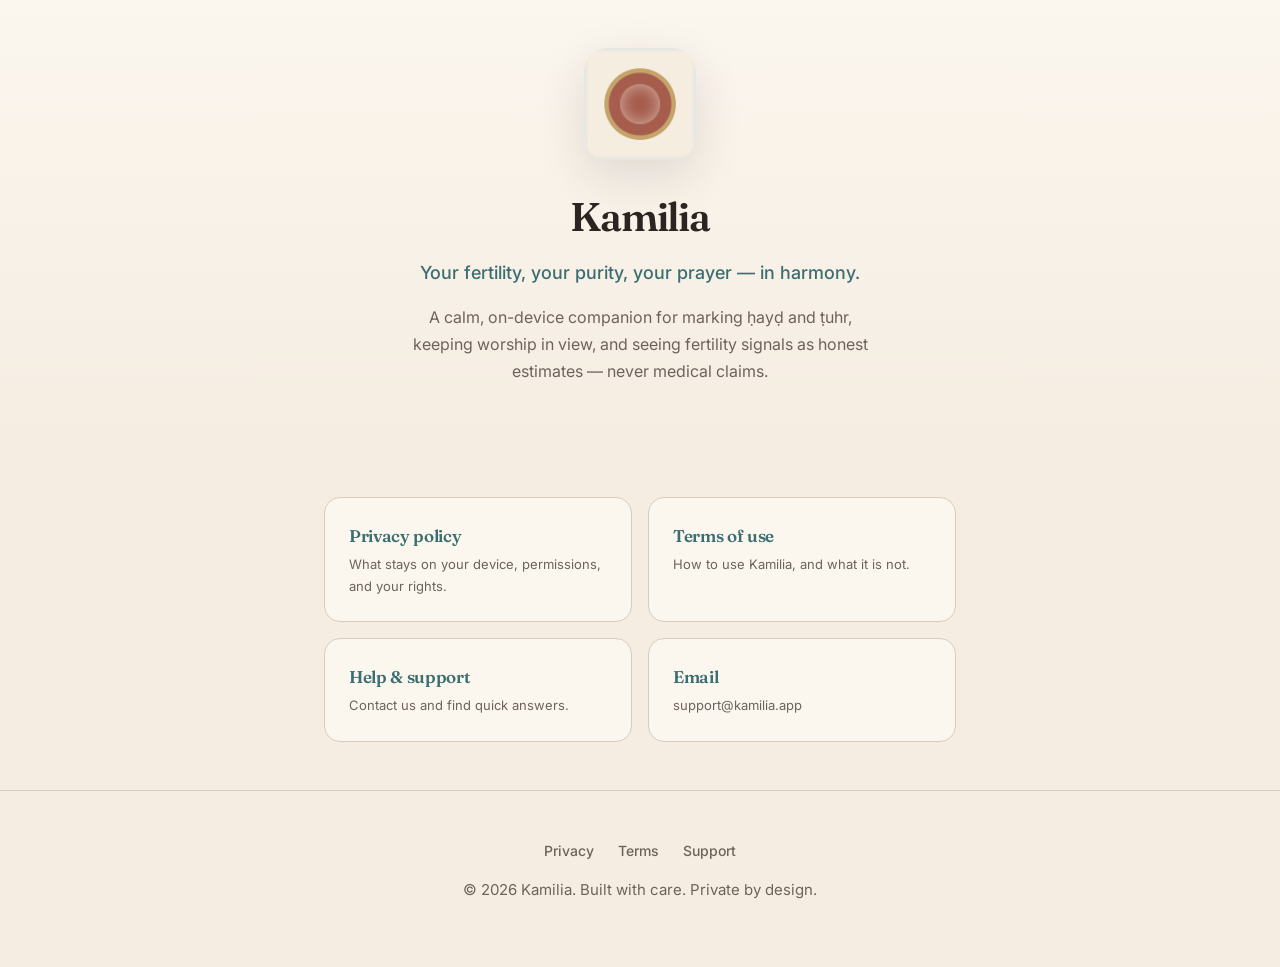
<file: index.html>
<!DOCTYPE html>
<html lang="en">
<head>
  <meta charset="UTF-8">
  <meta name="viewport" content="width=device-width, initial-scale=1.0">
  <title>Kamilia — Your fertility, your purity, your prayer</title>
  <meta name="description" content="Kamilia is a private, on-device cycle and ritual-purity companion for married, practicing Muslim women. Privacy policy, terms, and support.">
  <meta property="og:title" content="Kamilia">
  <meta property="og:description" content="Your fertility, your purity, your prayer — in harmony. Private by design.">
  <meta property="og:type" content="website">
  <link rel="icon" href="logo.png" type="image/png">
  <link rel="preconnect" href="https://fonts.googleapis.com">
  <link rel="preconnect" href="https://fonts.gstatic.com" crossorigin>
  <link href="https://fonts.googleapis.com/css2?family=Fraunces:opsz,wght@9..144,500;600&family=Inter:wght@400;500;600&display=swap" rel="stylesheet">
  <link rel="stylesheet" href="styles.css">
</head>
<body>
  <section class="landing-hero">
    <div class="landing-logo">
      <img src="logo.png" alt="Kamilia">
    </div>
    <h1>Kamilia</h1>
    <p class="tagline">Your fertility, your purity, your prayer — in harmony.</p>
    <p class="hero-description">
      A calm, on-device companion for marking ḥayḍ and ṭuhr, keeping worship in view,
      and seeing fertility signals as honest estimates — never medical claims.
    </p>
  </section>

  <div class="link-grid">
    <a class="link-tile" href="privacy.html">
      <h3>Privacy policy</h3>
      <p>What stays on your device, permissions, and your rights.</p>
    </a>
    <a class="link-tile" href="terms.html">
      <h3>Terms of use</h3>
      <p>How to use Kamilia, and what it is not.</p>
    </a>
    <a class="link-tile" href="support.html">
      <h3>Help &amp; support</h3>
      <p>Contact us and find quick answers.</p>
    </a>
    <a class="link-tile" href="mailto:support@kamilia.app">
      <h3>Email</h3>
      <p>support@kamilia.app</p>
    </a>
  </div>

  <footer class="footer">
    <div class="footer-links">
      <a href="privacy.html">Privacy</a>
      <a href="terms.html">Terms</a>
      <a href="support.html">Support</a>
    </div>
    <p class="footer-copyright">© 2026 Kamilia. Built with care. Private by design.</p>
  </footer>
</body>
</html>
</file>
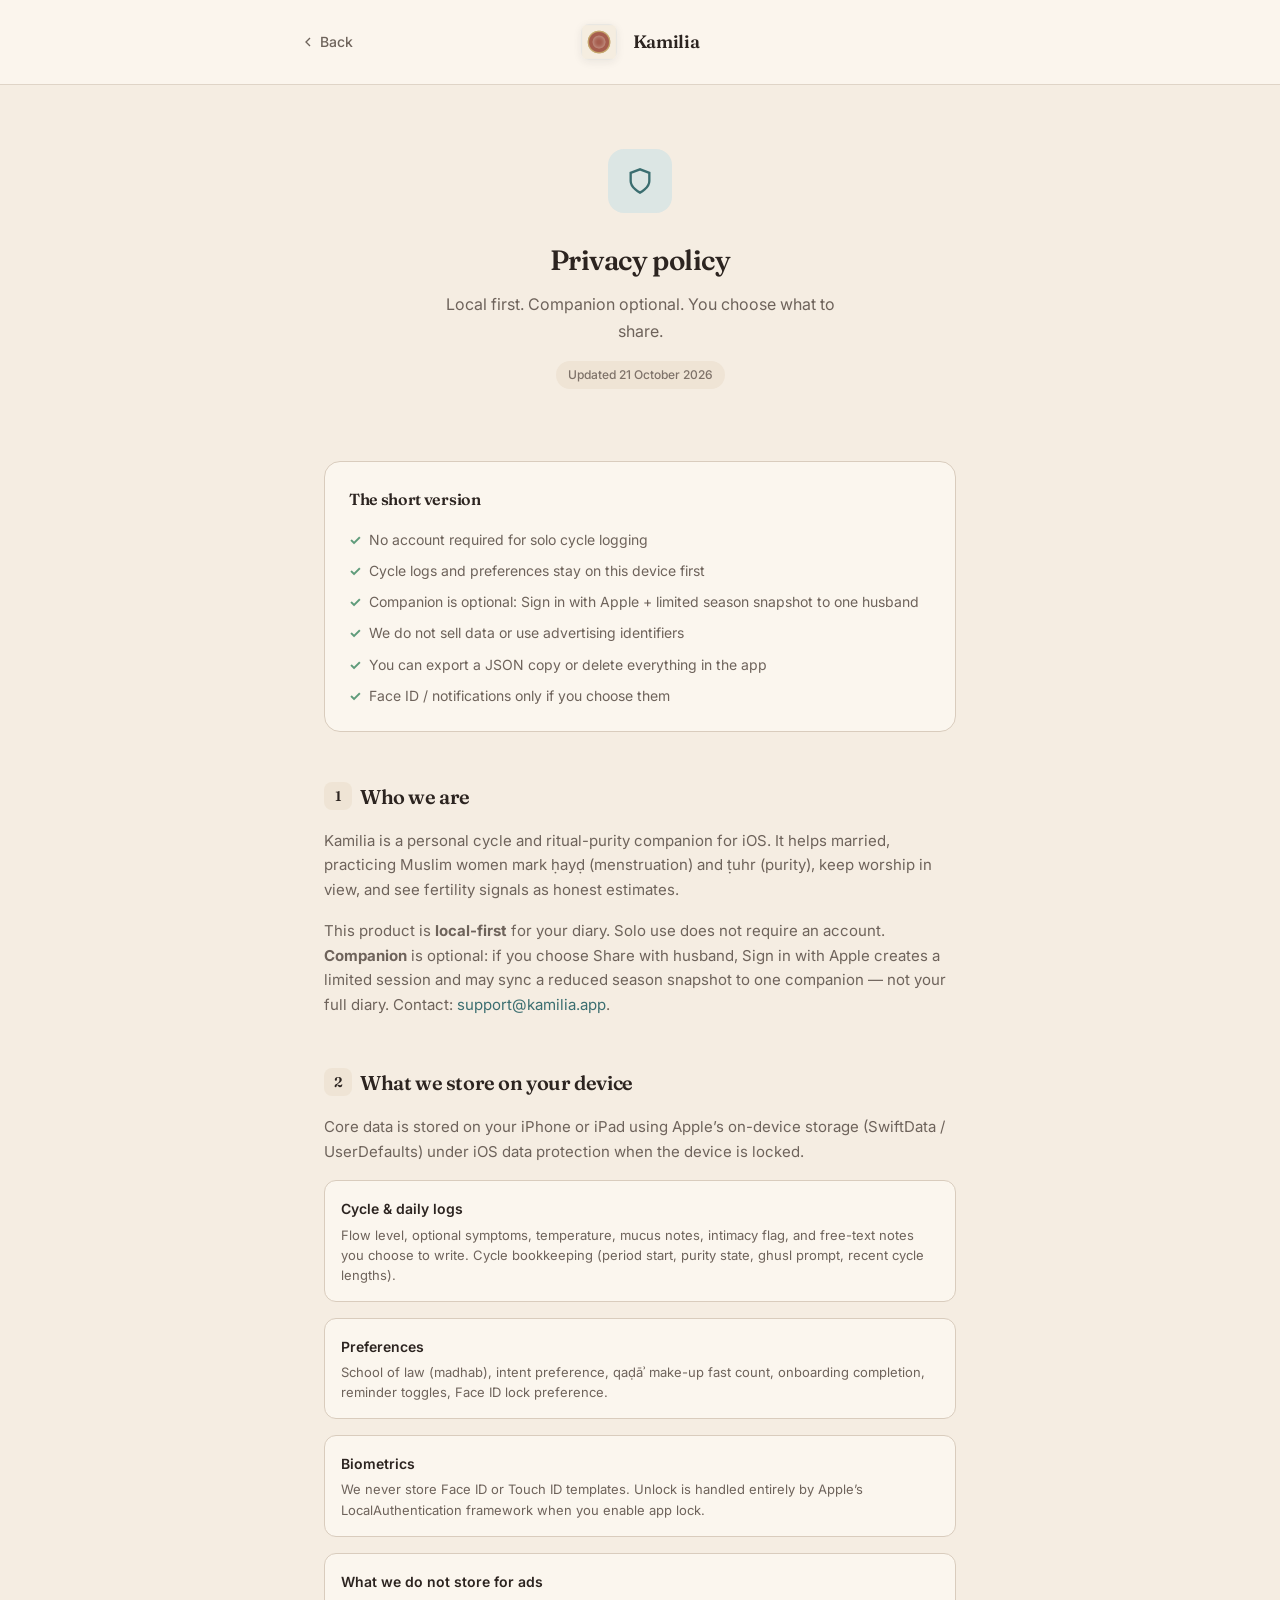
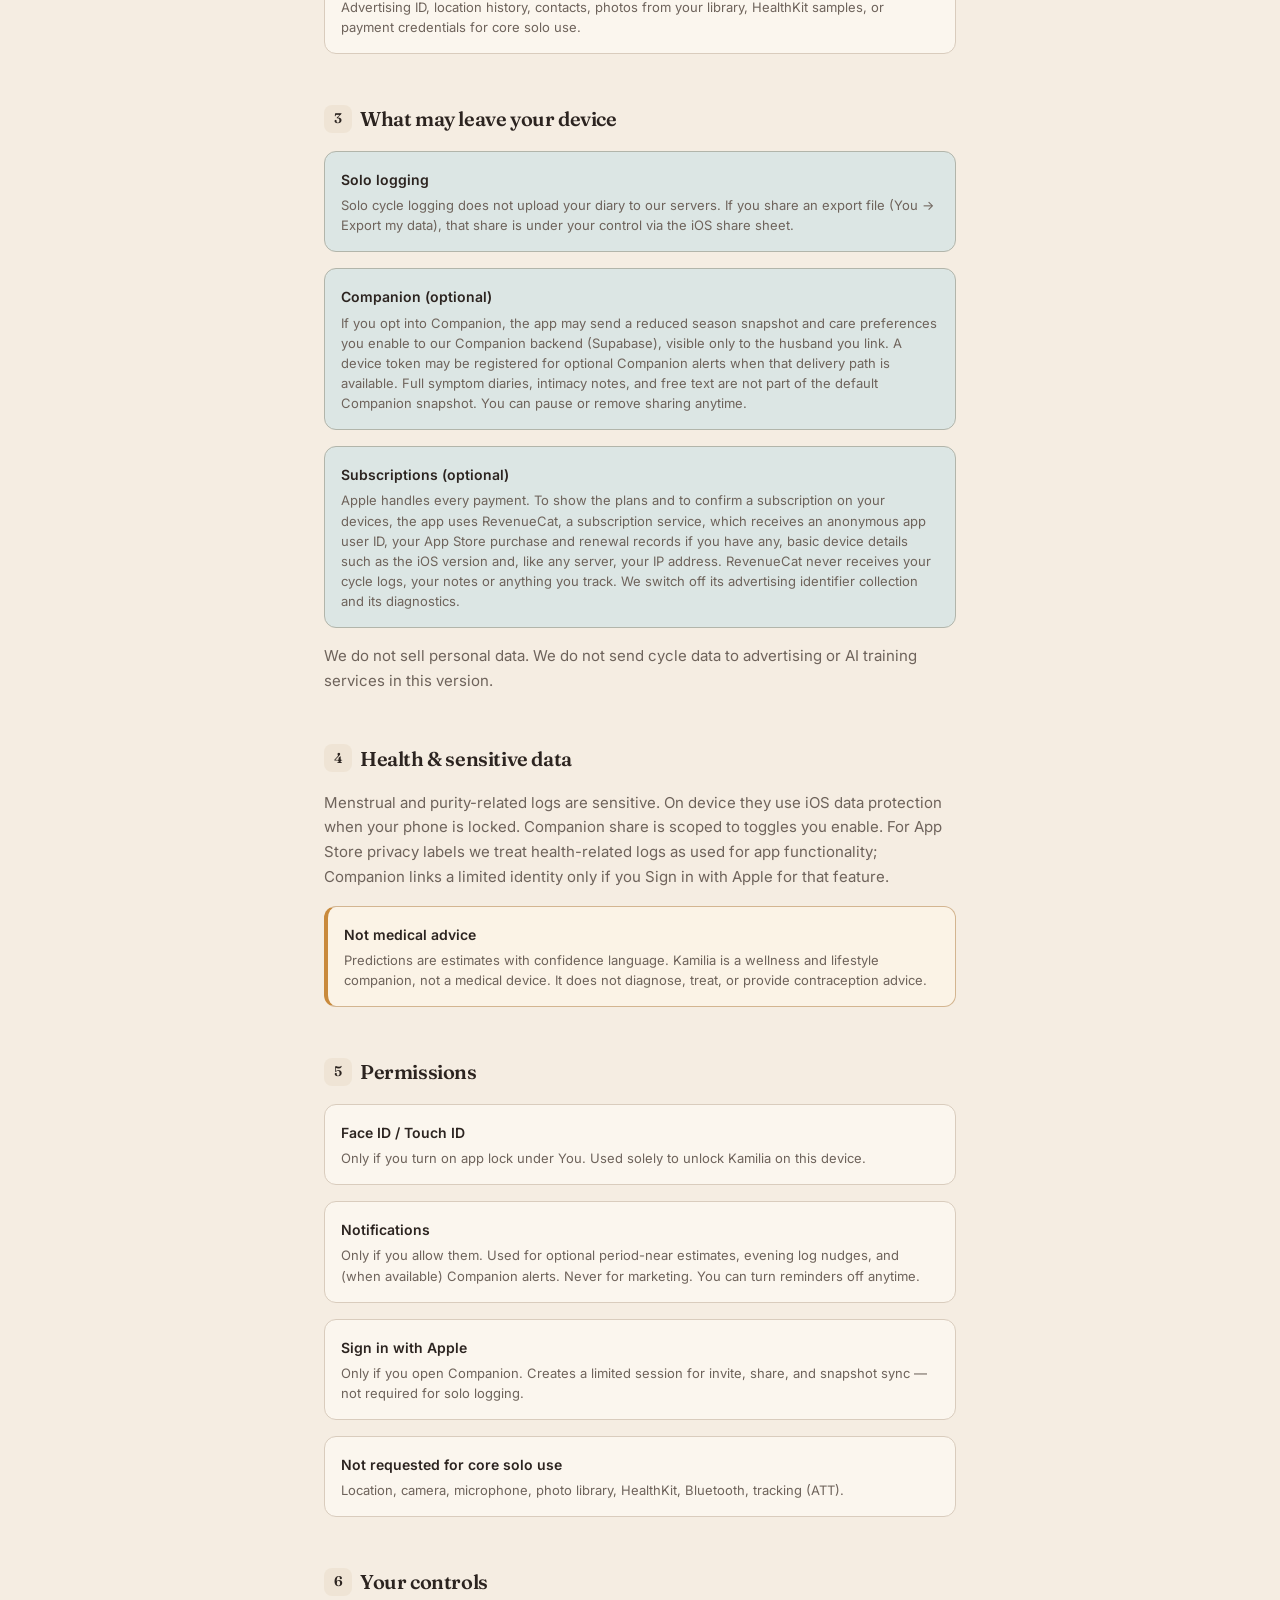
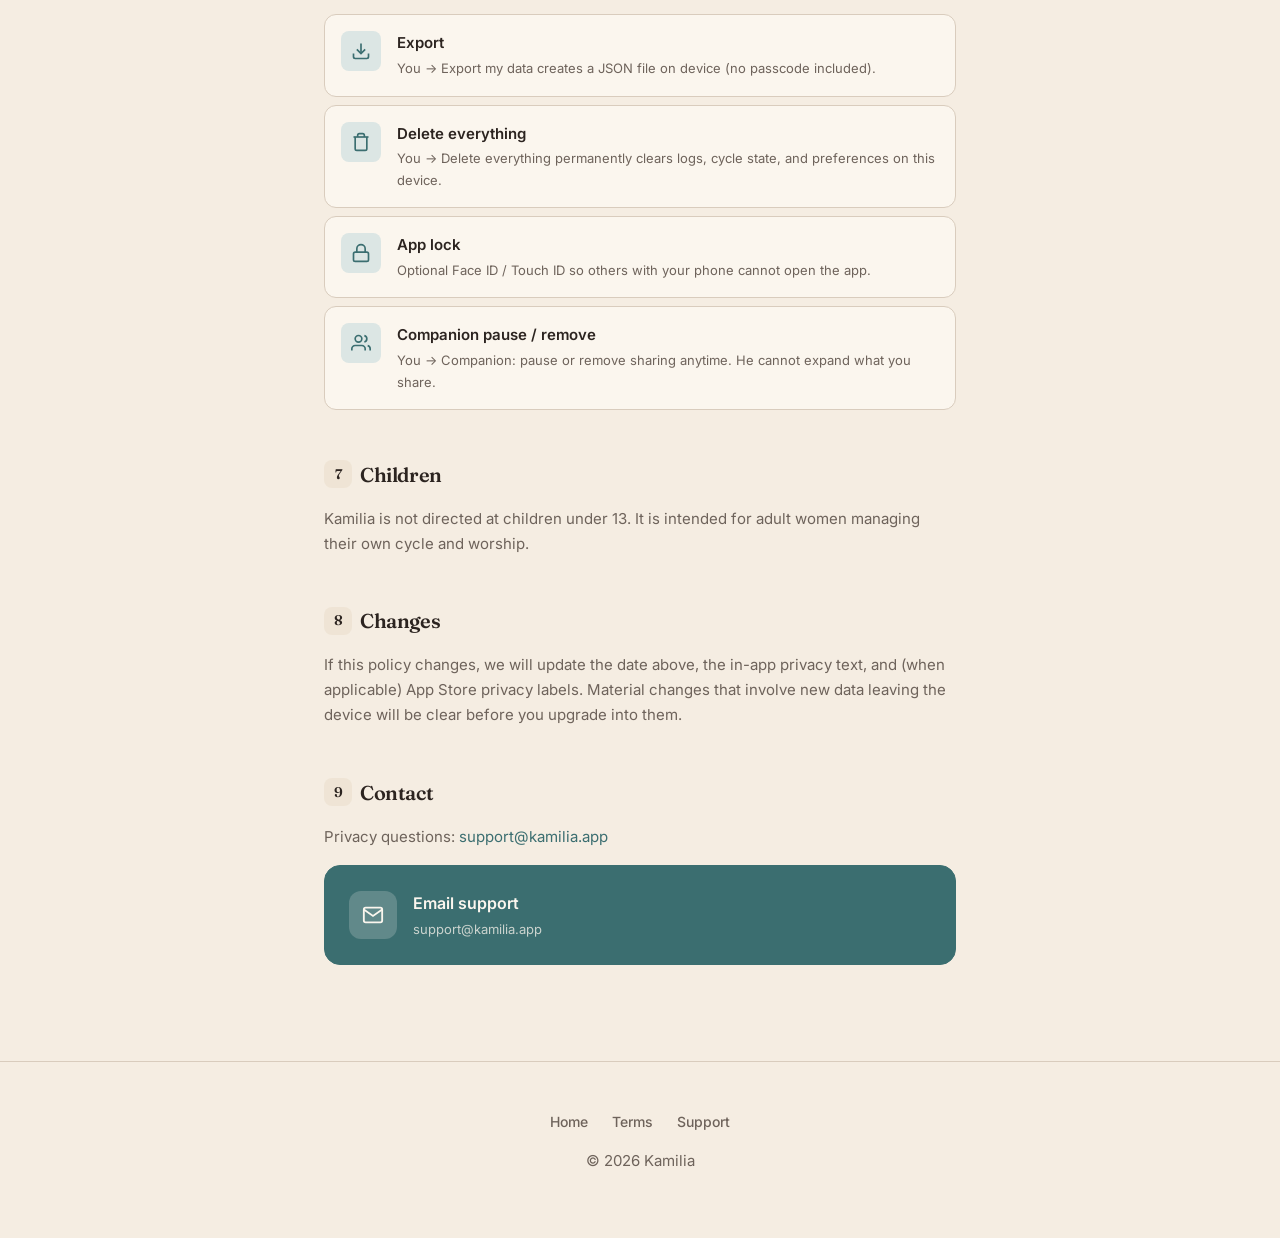
<file: privacy.html>
<!DOCTYPE html>
<html lang="en">
<head>
  <meta charset="UTF-8">
  <meta name="viewport" content="width=device-width, initial-scale=1.0">
  <title>Privacy Policy — Kamilia</title>
  <meta name="description" content="Kamilia privacy policy. Local-first cycle logs. Optional Companion share with limited season snapshot.">
  <link rel="icon" href="logo.png" type="image/png">
  <link rel="preconnect" href="https://fonts.googleapis.com">
  <link rel="preconnect" href="https://fonts.gstatic.com" crossorigin>
  <link href="https://fonts.googleapis.com/css2?family=Fraunces:opsz,wght@9..144,500;600&family=Inter:wght@400;500;600&display=swap" rel="stylesheet">
  <link rel="stylesheet" href="styles.css">
</head>
<body>
  <header class="header">
    <div class="header-content">
      <a href="./" class="back-link">
        <svg width="16" height="16" viewBox="0 0 24 24" fill="none" stroke="currentColor" stroke-width="2"><path d="M15 18l-6-6 6-6"/></svg>
        Back
      </a>
      <div class="logo-small"><img src="logo.png" alt="Kamilia"></div>
      <h1>Kamilia</h1>
    </div>
  </header>

  <main class="container">
    <div class="hero">
      <div class="hero-icon">
        <svg viewBox="0 0 24 24" fill="none" stroke="currentColor" stroke-width="2">
          <path d="M12 22s8-4 8-10V5l-8-3-8 3v7c0 6 8 10 8 10z"/>
        </svg>
      </div>
      <h2>Privacy policy</h2>
      <p class="subtitle">Local first. Companion optional. You choose what to share.</p>
      <span class="updated">Updated 21 October 2026</span>
    </div>

    <div class="tl-dr">
      <h3>The short version</h3>
      <ul>
        <li><span class="check">✓</span> No account required for solo cycle logging</li>
        <li><span class="check">✓</span> Cycle logs and preferences stay on this device first</li>
        <li><span class="check">✓</span> Companion is optional: Sign in with Apple + limited season snapshot to one husband</li>
        <li><span class="check">✓</span> We do not sell data or use advertising identifiers</li>
        <li><span class="check">✓</span> You can export a JSON copy or delete everything in the app</li>
        <li><span class="check">✓</span> Face ID / notifications only if you choose them</li>
      </ul>
    </div>

    <section>
      <h3><span class="icon">1</span> Who we are</h3>
      <p>
        Kamilia is a personal cycle and ritual-purity companion for iOS.
        It helps married, practicing Muslim women mark ḥayḍ (menstruation) and ṭuhr (purity),
        keep worship in view, and see fertility signals as honest estimates.
      </p>
      <p>
        This product is <strong>local-first</strong> for your diary.
        Solo use does not require an account.
        <strong>Companion</strong> is optional: if you choose Share with husband, Sign in with Apple creates a limited session and may sync a reduced season snapshot to one companion — not your full diary.
        Contact: <a href="mailto:support@kamilia.app">support@kamilia.app</a>.
      </p>
    </section>

    <section>
      <h3><span class="icon">2</span> What we store on your device</h3>
      <p>Core data is stored on your iPhone or iPad using Apple’s on-device storage (SwiftData / UserDefaults) under iOS data protection when the device is locked.</p>

      <div class="data-card">
        <div class="data-card-title">Cycle &amp; daily logs</div>
        <div class="data-card-content">Flow level, optional symptoms, temperature, mucus notes, intimacy flag, and free-text notes you choose to write. Cycle bookkeeping (period start, purity state, ghusl prompt, recent cycle lengths).</div>
      </div>
      <div class="data-card">
        <div class="data-card-title">Preferences</div>
        <div class="data-card-content">School of law (madhab), intent preference, qaḍāʾ make-up fast count, onboarding completion, reminder toggles, Face ID lock preference.</div>
      </div>
      <div class="data-card">
        <div class="data-card-title">Biometrics</div>
        <div class="data-card-content">We never store Face ID or Touch ID templates. Unlock is handled entirely by Apple’s LocalAuthentication framework when you enable app lock.</div>
      </div>
      <div class="data-card">
        <div class="data-card-title">What we do not store for ads</div>
        <div class="data-card-content">Advertising ID, location history, contacts, photos from your library, HealthKit samples, or payment credentials for core solo use.</div>
      </div>
    </section>

    <section>
      <h3><span class="icon">3</span> What may leave your device</h3>
      <div class="info-card soft">
        <div class="info-card-title">Solo logging</div>
        <div class="info-card-content">
          Solo cycle logging does not upload your diary to our servers.
          If you share an export file (You → Export my data), that share is under your control via the iOS share sheet.
        </div>
      </div>
      <div class="info-card soft">
        <div class="info-card-title">Companion (optional)</div>
        <div class="info-card-content">
          If you opt into Companion, the app may send a reduced season snapshot and care preferences you enable to our Companion backend (Supabase),
          visible only to the husband you link. A device token may be registered for optional Companion alerts when that delivery path is available.
          Full symptom diaries, intimacy notes, and free text are not part of the default Companion snapshot.
          You can pause or remove sharing anytime.
        </div>
      </div>
      <div class="info-card soft">
        <div class="info-card-title">Subscriptions (optional)</div>
        <div class="info-card-content">
          Apple handles every payment. To show the plans and to confirm a subscription on your devices,
          the app uses RevenueCat, a subscription service, which receives an anonymous app user ID, your App Store
          purchase and renewal records if you have any, basic device details such as the iOS version and, like any server, your IP address. RevenueCat never receives
          your cycle logs, your notes or anything you track. We switch off its advertising identifier collection
          and its diagnostics.
        </div>
      </div>
      <p>We do not sell personal data. We do not send cycle data to advertising or AI training services in this version.</p>
    </section>

    <section>
      <h3><span class="icon">4</span> Health &amp; sensitive data</h3>
      <p>
        Menstrual and purity-related logs are sensitive.
        On device they use iOS data protection when your phone is locked.
        Companion share is scoped to toggles you enable.
        For App Store privacy labels we treat health-related logs as used for app functionality;
        Companion links a limited identity only if you Sign in with Apple for that feature.
      </p>
      <div class="info-card warning">
        <div class="info-card-title">Not medical advice</div>
        <div class="info-card-content">
          Predictions are estimates with confidence language. Kamilia is a wellness and lifestyle companion,
          not a medical device. It does not diagnose, treat, or provide contraception advice.
        </div>
      </div>
    </section>

    <section>
      <h3><span class="icon">5</span> Permissions</h3>
      <div class="data-card">
        <div class="data-card-title">Face ID / Touch ID</div>
        <div class="data-card-content">Only if you turn on app lock under You. Used solely to unlock Kamilia on this device.</div>
      </div>
      <div class="data-card">
        <div class="data-card-title">Notifications</div>
        <div class="data-card-content">Only if you allow them. Used for optional period-near estimates, evening log nudges, and (when available) Companion alerts. Never for marketing. You can turn reminders off anytime.</div>
      </div>
      <div class="data-card">
        <div class="data-card-title">Sign in with Apple</div>
        <div class="data-card-content">Only if you open Companion. Creates a limited session for invite, share, and snapshot sync — not required for solo logging.</div>
      </div>
      <div class="data-card">
        <div class="data-card-title">Not requested for core solo use</div>
        <div class="data-card-content">Location, camera, microphone, photo library, HealthKit, Bluetooth, tracking (ATT).</div>
      </div>
    </section>

    <section>
      <h3><span class="icon">6</span> Your controls</h3>
      <ul class="rights-list">
        <li>
          <div class="right-icon">
            <svg viewBox="0 0 24 24" fill="none" stroke="currentColor" stroke-width="2"><path d="M21 15v4a2 2 0 0 1-2 2H5a2 2 0 0 1-2-2v-4"/><polyline points="7 10 12 15 17 10"/><line x1="12" y1="15" x2="12" y2="3"/></svg>
          </div>
          <div class="right-content">
            <h4>Export</h4>
            <p>You → Export my data creates a JSON file on device (no passcode included).</p>
          </div>
        </li>
        <li>
          <div class="right-icon">
            <svg viewBox="0 0 24 24" fill="none" stroke="currentColor" stroke-width="2"><polyline points="3 6 5 6 21 6"/><path d="M19 6v14a2 2 0 0 1-2 2H7a2 2 0 0 1-2-2V6m3 0V4a2 2 0 0 1 2-2h4a2 2 0 0 1 2 2v2"/></svg>
          </div>
          <div class="right-content">
            <h4>Delete everything</h4>
            <p>You → Delete everything permanently clears logs, cycle state, and preferences on this device.</p>
          </div>
        </li>
        <li>
          <div class="right-icon">
            <svg viewBox="0 0 24 24" fill="none" stroke="currentColor" stroke-width="2"><rect x="3" y="11" width="18" height="11" rx="2"/><path d="M7 11V7a5 5 0 0 1 10 0v4"/></svg>
          </div>
          <div class="right-content">
            <h4>App lock</h4>
            <p>Optional Face ID / Touch ID so others with your phone cannot open the app.</p>
          </div>
        </li>
        <li>
          <div class="right-icon">
            <svg viewBox="0 0 24 24" fill="none" stroke="currentColor" stroke-width="2"><path d="M17 21v-2a4 4 0 0 0-4-4H5a4 4 0 0 0-4 4v2"/><circle cx="9" cy="7" r="4"/><path d="M23 21v-2a4 4 0 0 0-3-3.87"/><path d="M16 3.13a4 4 0 0 1 0 7.75"/></svg>
          </div>
          <div class="right-content">
            <h4>Companion pause / remove</h4>
            <p>You → Companion: pause or remove sharing anytime. He cannot expand what you share.</p>
          </div>
        </li>
      </ul>
    </section>

    <section>
      <h3><span class="icon">7</span> Children</h3>
      <p>Kamilia is not directed at children under 13. It is intended for adult women managing their own cycle and worship.</p>
    </section>

    <section>
      <h3><span class="icon">8</span> Changes</h3>
      <p>If this policy changes, we will update the date above, the in-app privacy text, and (when applicable) App Store privacy labels. Material changes that involve new data leaving the device will be clear before you upgrade into them.</p>
    </section>

    <section>
      <h3><span class="icon">9</span> Contact</h3>
      <p>Privacy questions: <a href="mailto:support@kamilia.app">support@kamilia.app</a></p>
      <a class="contact-card primary" href="mailto:support@kamilia.app">
        <div class="contact-icon">
          <svg viewBox="0 0 24 24" fill="none" stroke="currentColor" stroke-width="2"><path d="M4 4h16c1.1 0 2 .9 2 2v12c0 1.1-.9 2-2 2H4c-1.1 0-2-.9-2-2V6c0-1.1.9-2 2-2z"/><polyline points="22,6 12,13 2,6"/></svg>
        </div>
        <div>
          <div class="contact-title">Email support</div>
          <div class="contact-subtitle">support@kamilia.app</div>
        </div>
      </a>
    </section>
  </main>

  <footer class="footer">
    <div class="footer-links">
      <a href="./">Home</a>
      <a href="terms.html">Terms</a>
      <a href="support.html">Support</a>
    </div>
    <p>© 2026 Kamilia</p>
  </footer>
</body>
</html>
</file>
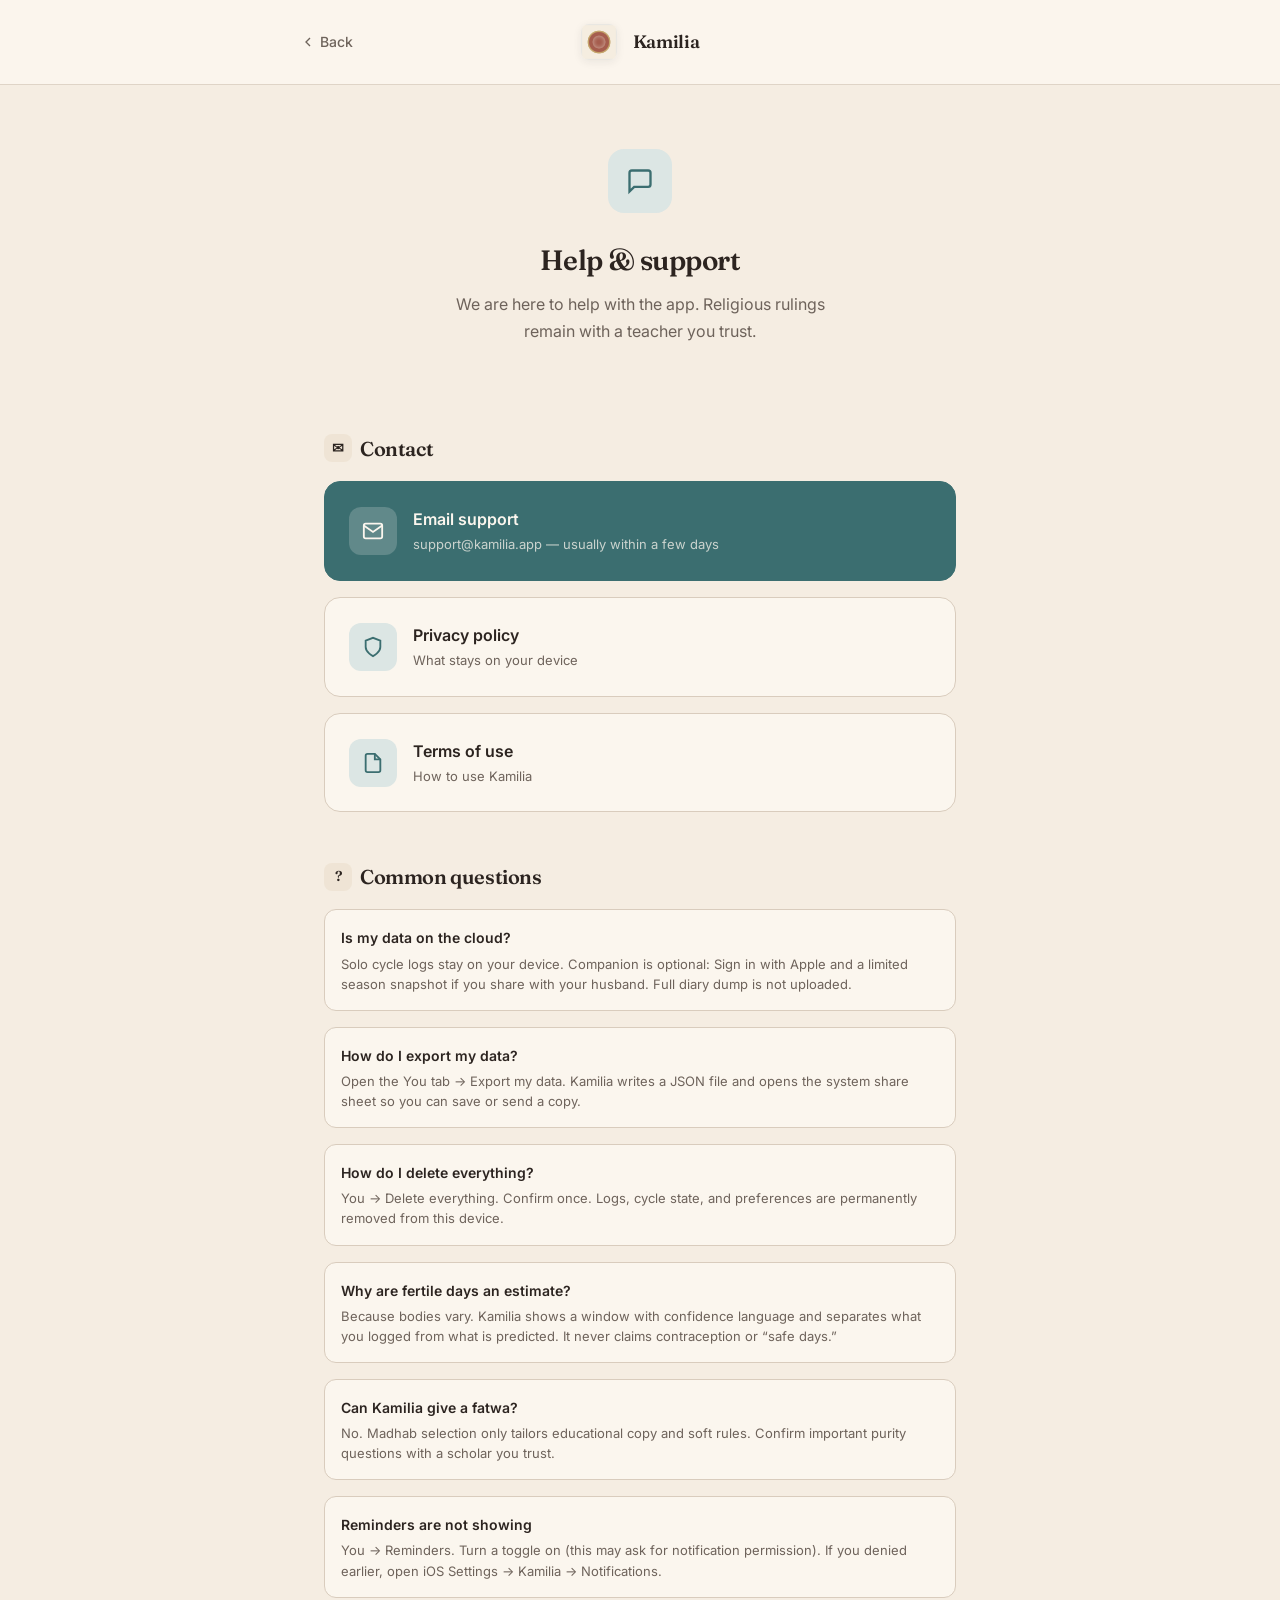
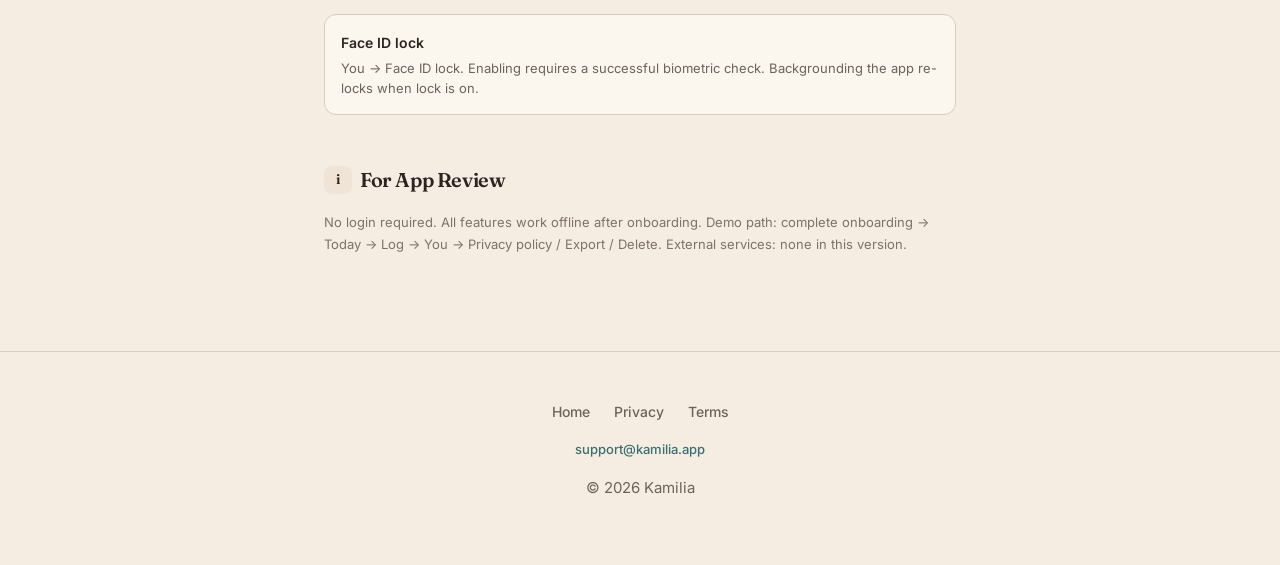
<file: support.html>
<!DOCTYPE html>
<html lang="en">
<head>
  <meta charset="UTF-8">
  <meta name="viewport" content="width=device-width, initial-scale=1.0">
  <title>Support — Kamilia</title>
  <meta name="description" content="Get help with Kamilia. Contact support, privacy, export, and common questions.">
  <link rel="icon" href="logo.png" type="image/png">
  <link rel="preconnect" href="https://fonts.googleapis.com">
  <link rel="preconnect" href="https://fonts.gstatic.com" crossorigin>
  <link href="https://fonts.googleapis.com/css2?family=Fraunces:opsz,wght@9..144,500;600&family=Inter:wght@400;500;600&display=swap" rel="stylesheet">
  <link rel="stylesheet" href="styles.css">
</head>
<body>
  <header class="header">
    <div class="header-content">
      <a href="./" class="back-link">
        <svg width="16" height="16" viewBox="0 0 24 24" fill="none" stroke="currentColor" stroke-width="2"><path d="M15 18l-6-6 6-6"/></svg>
        Back
      </a>
      <div class="logo-small"><img src="logo.png" alt="Kamilia"></div>
      <h1>Kamilia</h1>
    </div>
  </header>

  <main class="container">
    <div class="hero">
      <div class="hero-icon">
        <svg viewBox="0 0 24 24" fill="none" stroke="currentColor" stroke-width="2">
          <path d="M21 15a2 2 0 0 1-2 2H7l-4 4V5a2 2 0 0 1 2-2h14a2 2 0 0 1 2 2z"/>
        </svg>
      </div>
      <h2>Help &amp; support</h2>
      <p class="subtitle">We are here to help with the app. Religious rulings remain with a teacher you trust.</p>
    </div>

    <section>
      <h3><span class="icon">✉</span> Contact</h3>
      <a class="contact-card primary" href="mailto:support@kamilia.app?subject=Kamilia%20support">
        <div class="contact-icon">
          <svg viewBox="0 0 24 24" fill="none" stroke="currentColor" stroke-width="2"><path d="M4 4h16c1.1 0 2 .9 2 2v12c0 1.1-.9 2-2 2H4c-1.1 0-2-.9-2-2V6c0-1.1.9-2 2-2z"/><polyline points="22,6 12,13 2,6"/></svg>
        </div>
        <div>
          <div class="contact-title">Email support</div>
          <div class="contact-subtitle">support@kamilia.app — usually within a few days</div>
        </div>
      </a>
      <a class="contact-card" href="privacy.html">
        <div class="contact-icon">
          <svg viewBox="0 0 24 24" fill="none" stroke="currentColor" stroke-width="2"><path d="M12 22s8-4 8-10V5l-8-3-8 3v7c0 6 8 10 8 10z"/></svg>
        </div>
        <div>
          <div class="contact-title">Privacy policy</div>
          <div class="contact-subtitle">What stays on your device</div>
        </div>
      </a>
      <a class="contact-card" href="terms.html">
        <div class="contact-icon">
          <svg viewBox="0 0 24 24" fill="none" stroke="currentColor" stroke-width="2"><path d="M14 2H6a2 2 0 0 0-2 2v16a2 2 0 0 0 2 2h12a2 2 0 0 0 2-2V8z"/><polyline points="14 2 14 8 20 8"/></svg>
        </div>
        <div>
          <div class="contact-title">Terms of use</div>
          <div class="contact-subtitle">How to use Kamilia</div>
        </div>
      </a>
    </section>

    <section>
      <h3><span class="icon">?</span> Common questions</h3>

      <div class="data-card">
        <div class="data-card-title">Is my data on the cloud?</div>
        <div class="data-card-content">Solo cycle logs stay on your device. Companion is optional: Sign in with Apple and a limited season snapshot if you share with your husband. Full diary dump is not uploaded.</div>
      </div>
      <div class="data-card">
        <div class="data-card-title">How do I export my data?</div>
        <div class="data-card-content">Open the You tab → Export my data. Kamilia writes a JSON file and opens the system share sheet so you can save or send a copy.</div>
      </div>
      <div class="data-card">
        <div class="data-card-title">How do I delete everything?</div>
        <div class="data-card-content">You → Delete everything. Confirm once. Logs, cycle state, and preferences are permanently removed from this device.</div>
      </div>
      <div class="data-card">
        <div class="data-card-title">Why are fertile days an estimate?</div>
        <div class="data-card-content">Because bodies vary. Kamilia shows a window with confidence language and separates what you logged from what is predicted. It never claims contraception or “safe days.”</div>
      </div>
      <div class="data-card">
        <div class="data-card-title">Can Kamilia give a fatwa?</div>
        <div class="data-card-content">No. Madhab selection only tailors educational copy and soft rules. Confirm important purity questions with a scholar you trust.</div>
      </div>
      <div class="data-card">
        <div class="data-card-title">Reminders are not showing</div>
        <div class="data-card-content">You → Reminders. Turn a toggle on (this may ask for notification permission). If you denied earlier, open iOS Settings → Kamilia → Notifications.</div>
      </div>
      <div class="data-card">
        <div class="data-card-title">Face ID lock</div>
        <div class="data-card-content">You → Face ID lock. Enabling requires a successful biometric check. Backgrounding the app re-locks when lock is on.</div>
      </div>
    </section>

    <section>
      <h3><span class="icon">i</span> For App Review</h3>
      <p style="font-size:13px;color:var(--ink-faint)">
        No login required. All features work offline after onboarding.
        Demo path: complete onboarding → Today → Log → You → Privacy policy / Export / Delete.
        External services: none in this version.
      </p>
    </section>
  </main>

  <footer class="footer">
    <div class="footer-links">
      <a href="./">Home</a>
      <a href="privacy.html">Privacy</a>
      <a href="terms.html">Terms</a>
    </div>
    <div class="footer-contact">
      <a href="mailto:support@kamilia.app">support@kamilia.app</a>
    </div>
    <p>© 2026 Kamilia</p>
  </footer>
</body>
</html>
</file>
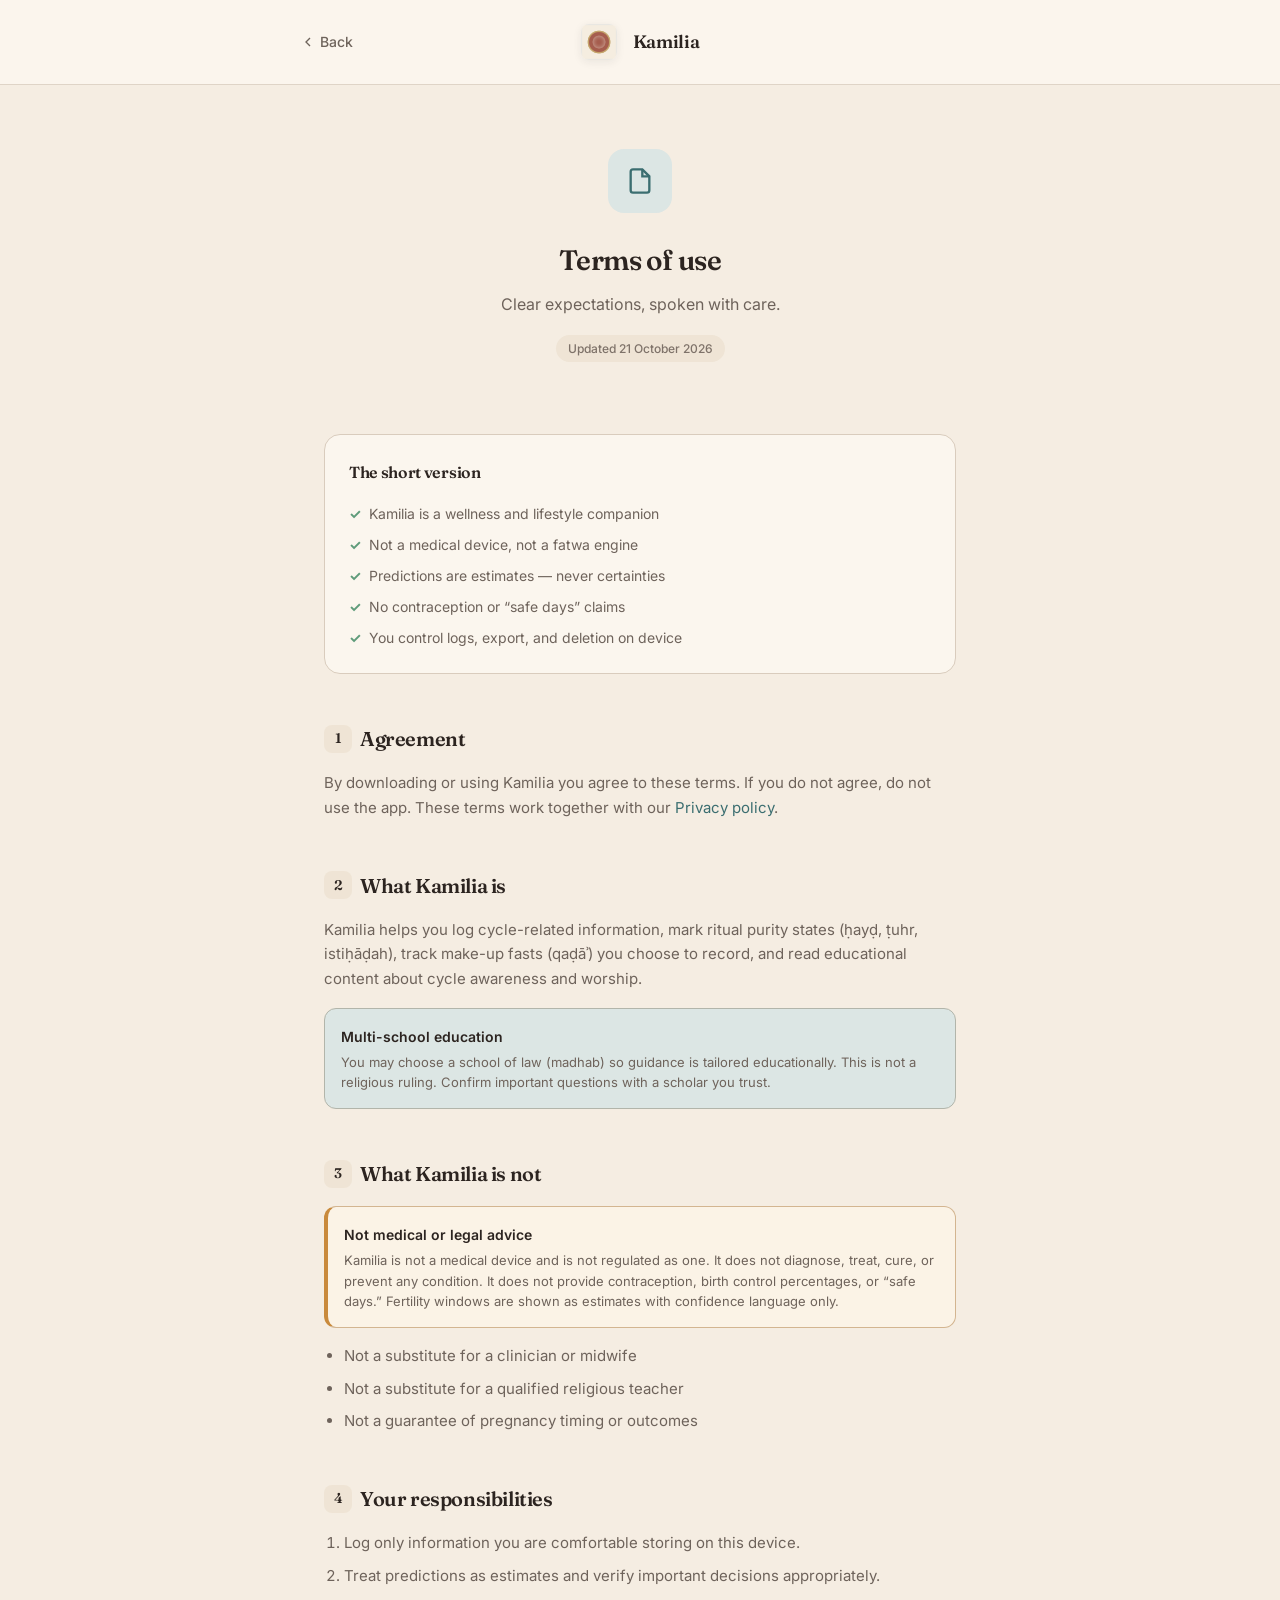
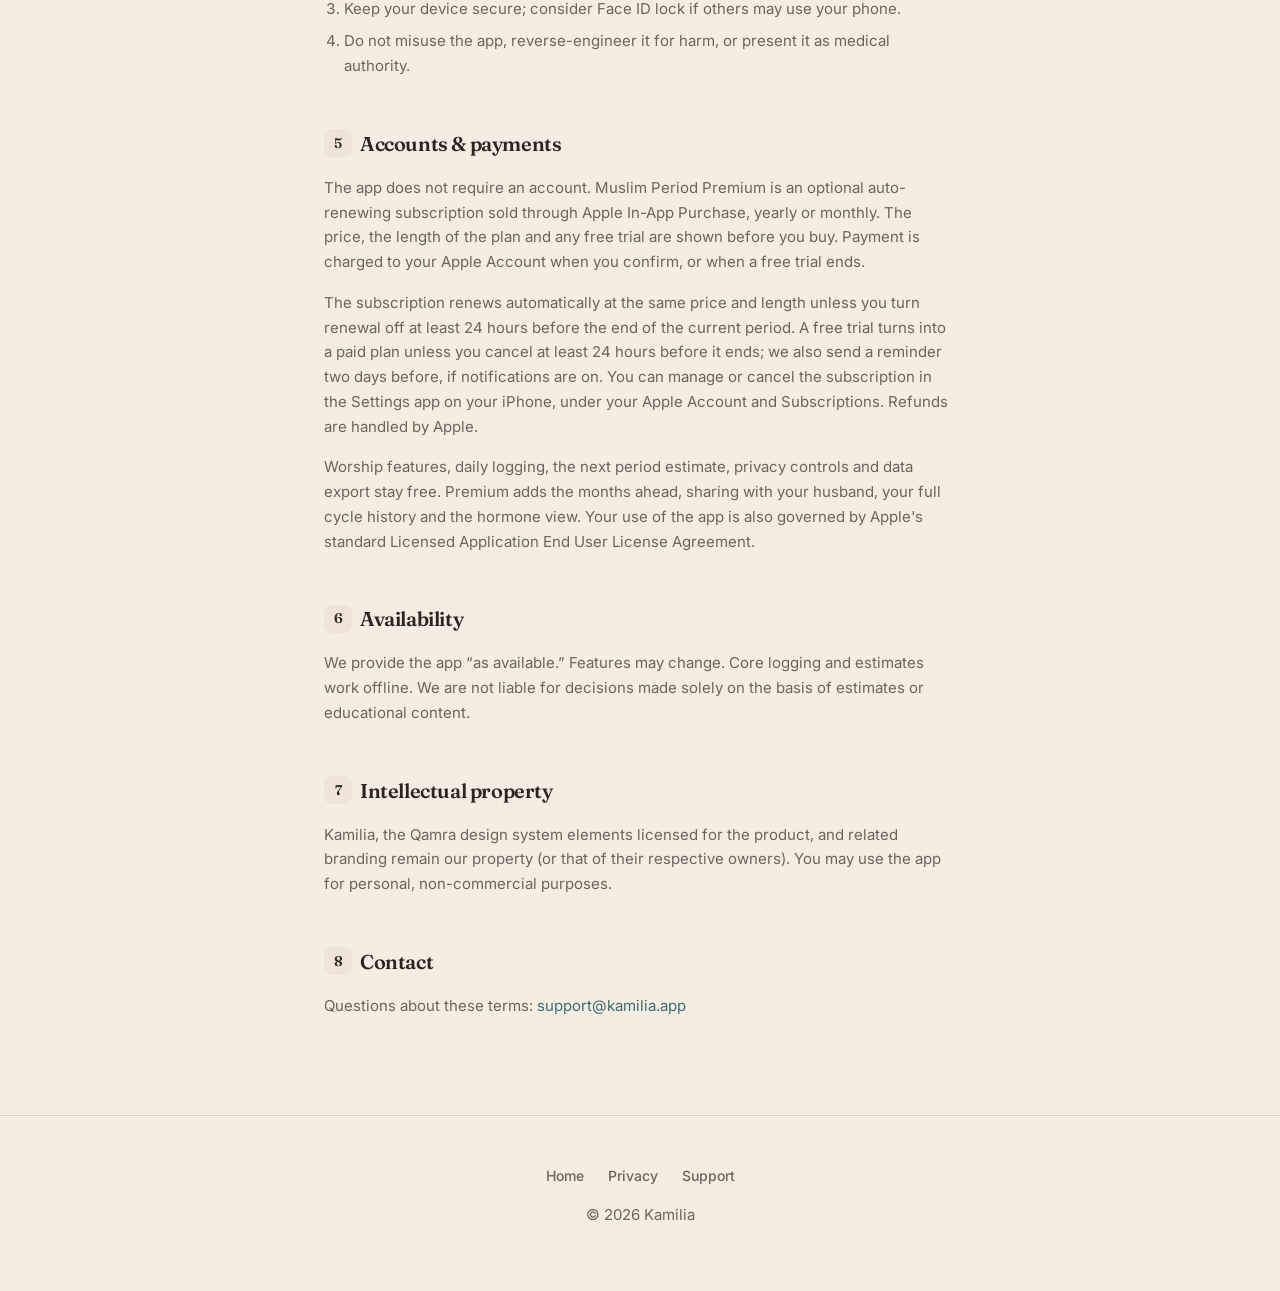
<file: terms.html>
<!DOCTYPE html>
<html lang="en">
<head>
  <meta charset="UTF-8">
  <meta name="viewport" content="width=device-width, initial-scale=1.0">
  <title>Terms of Use — Kamilia</title>
  <meta name="description" content="Kamilia terms of use. Wellness companion, not medical advice. Estimates only.">
  <link rel="icon" href="logo.png" type="image/png">
  <link rel="preconnect" href="https://fonts.googleapis.com">
  <link rel="preconnect" href="https://fonts.gstatic.com" crossorigin>
  <link href="https://fonts.googleapis.com/css2?family=Fraunces:opsz,wght@9..144,500;600&family=Inter:wght@400;500;600&display=swap" rel="stylesheet">
  <link rel="stylesheet" href="styles.css">
</head>
<body>
  <header class="header">
    <div class="header-content">
      <a href="./" class="back-link">
        <svg width="16" height="16" viewBox="0 0 24 24" fill="none" stroke="currentColor" stroke-width="2"><path d="M15 18l-6-6 6-6"/></svg>
        Back
      </a>
      <div class="logo-small"><img src="logo.png" alt="Kamilia"></div>
      <h1>Kamilia</h1>
    </div>
  </header>

  <main class="container">
    <div class="hero">
      <div class="hero-icon">
        <svg viewBox="0 0 24 24" fill="none" stroke="currentColor" stroke-width="2">
          <path d="M14 2H6a2 2 0 0 0-2 2v16a2 2 0 0 0 2 2h12a2 2 0 0 0 2-2V8z"/>
          <polyline points="14 2 14 8 20 8"/>
        </svg>
      </div>
      <h2>Terms of use</h2>
      <p class="subtitle">Clear expectations, spoken with care.</p>
      <span class="updated">Updated 21 October 2026</span>
    </div>

    <div class="tl-dr">
      <h3>The short version</h3>
      <ul>
        <li><span class="check">✓</span> Kamilia is a wellness and lifestyle companion</li>
        <li><span class="check">✓</span> Not a medical device, not a fatwa engine</li>
        <li><span class="check">✓</span> Predictions are estimates — never certainties</li>
        <li><span class="check">✓</span> No contraception or “safe days” claims</li>
        <li><span class="check">✓</span> You control logs, export, and deletion on device</li>
      </ul>
    </div>

    <section>
      <h3><span class="icon">1</span> Agreement</h3>
      <p>By downloading or using Kamilia you agree to these terms. If you do not agree, do not use the app. These terms work together with our <a href="privacy.html">Privacy policy</a>.</p>
    </section>

    <section>
      <h3><span class="icon">2</span> What Kamilia is</h3>
      <p>
        Kamilia helps you log cycle-related information, mark ritual purity states (ḥayḍ, ṭuhr, istiḥāḍah),
        track make-up fasts (qaḍāʾ) you choose to record, and read educational content about cycle awareness and worship.
      </p>
      <div class="info-card soft">
        <div class="info-card-title">Multi-school education</div>
        <div class="info-card-content">
          You may choose a school of law (madhab) so guidance is tailored educationally.
          This is not a religious ruling. Confirm important questions with a scholar you trust.
        </div>
      </div>
    </section>

    <section>
      <h3><span class="icon">3</span> What Kamilia is not</h3>
      <div class="info-card warning">
        <div class="info-card-title">Not medical or legal advice</div>
        <div class="info-card-content">
          Kamilia is not a medical device and is not regulated as one. It does not diagnose, treat, cure, or prevent any condition.
          It does not provide contraception, birth control percentages, or “safe days.”
          Fertility windows are shown as estimates with confidence language only.
        </div>
      </div>
      <ul class="plain">
        <li>Not a substitute for a clinician or midwife</li>
        <li>Not a substitute for a qualified religious teacher</li>
        <li>Not a guarantee of pregnancy timing or outcomes</li>
      </ul>
    </section>

    <section>
      <h3><span class="icon">4</span> Your responsibilities</h3>
      <ol class="steps">
        <li>Log only information you are comfortable storing on this device.</li>
        <li>Treat predictions as estimates and verify important decisions appropriately.</li>
        <li>Keep your device secure; consider Face ID lock if others may use your phone.</li>
        <li>Do not misuse the app, reverse-engineer it for harm, or present it as medical authority.</li>
      </ol>
    </section>

    <section>
      <h3><span class="icon">5</span> Accounts &amp; payments</h3>
      <p>
        The app does not require an account. Muslim Period Premium is an optional auto-renewing
        subscription sold through Apple In-App Purchase, yearly or monthly. The price, the length of
        the plan and any free trial are shown before you buy. Payment is charged to your Apple Account
        when you confirm, or when a free trial ends.
      </p>
      <p>
        The subscription renews automatically at the same price and length unless you turn renewal off
        at least 24 hours before the end of the current period. A free trial turns into a paid plan
        unless you cancel at least 24 hours before it ends; we also send a reminder two days before,
        if notifications are on. You can manage or cancel the subscription in the Settings app on your
        iPhone, under your Apple Account and Subscriptions. Refunds are handled by Apple.
      </p>
      <p>
        Worship features, daily logging, the next period estimate, privacy controls and data export
        stay free. Premium adds the months ahead, sharing with your husband, your full cycle history and
        the hormone view. Your use of the app is also governed by Apple's standard Licensed Application
        End User License Agreement.
      </p>
    </section>

    <section>
      <h3><span class="icon">6</span> Availability</h3>
      <p>
        We provide the app “as available.” Features may change. Core logging and estimates work offline.
        We are not liable for decisions made solely on the basis of estimates or educational content.
      </p>
    </section>

    <section>
      <h3><span class="icon">7</span> Intellectual property</h3>
      <p>
        Kamilia, the Qamra design system elements licensed for the product, and related branding remain our property
        (or that of their respective owners). You may use the app for personal, non-commercial purposes.
      </p>
    </section>

    <section>
      <h3><span class="icon">8</span> Contact</h3>
      <p>Questions about these terms: <a href="mailto:support@kamilia.app">support@kamilia.app</a></p>
    </section>
  </main>

  <footer class="footer">
    <div class="footer-links">
      <a href="./">Home</a>
      <a href="privacy.html">Privacy</a>
      <a href="support.html">Support</a>
    </div>
    <p>© 2026 Kamilia</p>
  </footer>
</body>
</html>
</file>
<file: styles.css>
/* Kamilia legal site — Qamra / sakīna tokens (from QamraPalette.Light)
   Method inspired by PikCal docs/legal: static HTML, GitHub Pages ready. */

:root {
  --canvas: #F5EDE2;
  --surface: #EFE4D5;
  --elevated: #FBF6EE;
  --border: #D9CCBD;
  --ink: #2C2420;
  --ink-muted: #6E635B;
  --ink-faint: #7E7269;
  --brand: #3B6E70;
  --brand-tint: #DCE6E4;
  --rose: #C98F86;
  --gold: #C4A46A;
  --success: #5E9B7A;
  --warning: #C98A3C;
  --error: #A8443F;
  --space-xs: 4px;
  --space-sm: 8px;
  --space-md: 16px;
  --space-lg: 24px;
  --space-xl: 32px;
  --space-xxl: 48px;
  --radius-sm: 8px;
  --radius-md: 12px;
  --radius-lg: 16px;
  --radius-xl: 24px;
  --font-ui: "Inter", -apple-system, BlinkMacSystemFont, "Segoe UI", sans-serif;
  --font-display: "Fraunces", "Georgia", "Times New Roman", serif;
}

* { margin: 0; padding: 0; box-sizing: border-box; }

body {
  font-family: var(--font-ui);
  background: var(--canvas);
  color: var(--ink);
  line-height: 1.65;
  -webkit-font-smoothing: antialiased;
}

a { color: var(--brand); text-decoration: none; }
a:hover { text-decoration: underline; }

/* —— Header —— */
.header {
  background: color-mix(in srgb, var(--elevated) 92%, transparent);
  padding: var(--space-lg);
  text-align: center;
  position: sticky;
  top: 0;
  z-index: 100;
  backdrop-filter: blur(12px);
  -webkit-backdrop-filter: blur(12px);
  border-bottom: 1px solid color-mix(in srgb, var(--border) 80%, transparent);
}

.header-content {
  max-width: 680px;
  margin: 0 auto;
  display: flex;
  align-items: center;
  justify-content: center;
  gap: var(--space-md);
  position: relative;
}

.back-link {
  position: absolute;
  left: 0;
  display: flex;
  align-items: center;
  gap: var(--space-xs);
  color: var(--ink-muted);
  font-size: 14px;
  font-weight: 500;
  text-decoration: none;
}
.back-link:hover { color: var(--ink); text-decoration: none; }

.logo-small {
  width: 36px;
  height: 36px;
  border-radius: var(--radius-sm);
  overflow: hidden;
  box-shadow: 0 2px 8px rgba(44, 36, 32, 0.08);
}
.logo-small img { width: 100%; height: 100%; object-fit: cover; }

.header h1 {
  font-family: var(--font-display);
  font-size: 18px;
  font-weight: 600;
  letter-spacing: -0.02em;
}

/* —— Layout —— */
.container {
  max-width: 680px;
  margin: 0 auto;
  padding: var(--space-xl) var(--space-lg) var(--space-xxl);
}

.hero {
  text-align: center;
  margin-bottom: var(--space-xxl);
  padding: var(--space-xl) 0 var(--space-lg);
}

.hero-icon {
  width: 64px;
  height: 64px;
  background: var(--brand-tint);
  border-radius: var(--radius-lg);
  display: flex;
  align-items: center;
  justify-content: center;
  margin: 0 auto var(--space-lg);
  color: var(--brand);
}
.hero-icon svg { width: 28px; height: 28px; }

.hero h2 {
  font-family: var(--font-display);
  font-size: 28px;
  font-weight: 600;
  letter-spacing: -0.02em;
  margin-bottom: var(--space-sm);
}

.hero .subtitle {
  font-size: 16px;
  color: var(--ink-muted);
  max-width: 420px;
  margin: 0 auto var(--space-md);
}

.updated {
  display: inline-block;
  font-size: 12px;
  font-weight: 500;
  color: var(--ink-faint);
  background: var(--surface);
  padding: 4px 12px;
  border-radius: 999px;
}

/* —— Landing hero —— */
.landing-hero {
  text-align: center;
  padding: var(--space-xxl) var(--space-lg) var(--space-xl);
  background: linear-gradient(180deg, var(--elevated) 0%, var(--canvas) 100%);
}
.landing-logo {
  width: 112px;
  height: 112px;
  border-radius: var(--radius-xl);
  margin: 0 auto var(--space-lg);
  box-shadow: 0 16px 48px rgba(44, 36, 32, 0.12);
  overflow: hidden;
}
.landing-logo img { width: 100%; height: 100%; object-fit: cover; }
.landing-hero h1 {
  font-family: var(--font-display);
  font-size: 40px;
  font-weight: 600;
  letter-spacing: -0.03em;
  margin-bottom: var(--space-sm);
}
.tagline {
  font-size: 18px;
  font-weight: 500;
  color: var(--brand);
  margin-bottom: var(--space-md);
}
.hero-description {
  font-size: 16px;
  color: var(--ink-muted);
  max-width: 480px;
  margin: 0 auto var(--space-xl);
  line-height: 1.7;
}

/* —— TL;DR —— */
.tl-dr {
  background: var(--elevated);
  border: 1px solid var(--border);
  border-radius: var(--radius-lg);
  padding: var(--space-lg);
  margin-bottom: var(--space-xxl);
}
.tl-dr h3 {
  font-family: var(--font-display);
  font-size: 16px;
  font-weight: 600;
  margin-bottom: var(--space-md);
  color: var(--ink);
}
.tl-dr ul { list-style: none; }
.tl-dr li {
  display: flex;
  align-items: flex-start;
  gap: var(--space-sm);
  font-size: 14px;
  color: var(--ink-muted);
  margin-bottom: var(--space-sm);
}
.tl-dr li:last-child { margin-bottom: 0; }
.tl-dr .check {
  color: var(--success);
  font-weight: 700;
  flex-shrink: 0;
}

/* —— Sections —— */
section { margin-bottom: var(--space-xxl); }

h3 {
  font-family: var(--font-display);
  font-size: 20px;
  font-weight: 600;
  margin-bottom: var(--space-md);
  display: flex;
  align-items: center;
  gap: var(--space-sm);
  letter-spacing: -0.02em;
}
h3 .icon {
  width: 28px;
  height: 28px;
  background: var(--surface);
  border-radius: var(--radius-sm);
  display: inline-flex;
  align-items: center;
  justify-content: center;
  font-size: 14px;
  flex-shrink: 0;
}

p {
  color: var(--ink-muted);
  margin-bottom: var(--space-md);
  font-size: 15px;
}

/* —— Cards —— */
.data-card, .info-card {
  background: var(--elevated);
  border: 1px solid var(--border);
  border-radius: var(--radius-md);
  padding: var(--space-md);
  margin-bottom: var(--space-md);
}
.data-card-title, .info-card-title {
  font-size: 14px;
  font-weight: 600;
  color: var(--ink);
  margin-bottom: var(--space-xs);
}
.data-card-content, .info-card-content {
  font-size: 13px;
  color: var(--ink-muted);
  line-height: 1.55;
}
.info-card.warning {
  background: #FBF3E6;
  border-color: color-mix(in srgb, var(--warning) 35%, var(--border));
  border-left: 4px solid var(--warning);
}
.info-card.soft {
  background: var(--brand-tint);
  border-color: color-mix(in srgb, var(--brand) 25%, var(--border));
}

ol.steps, ul.plain {
  margin: 0 0 var(--space-md) 1.25rem;
  color: var(--ink-muted);
  font-size: 15px;
}
ol.steps li, ul.plain li { margin-bottom: var(--space-sm); }

.rights-list { list-style: none; }
.rights-list li {
  display: flex;
  gap: var(--space-md);
  padding: var(--space-md);
  background: var(--elevated);
  border: 1px solid var(--border);
  border-radius: var(--radius-md);
  margin-bottom: var(--space-sm);
}
.right-icon {
  width: 40px;
  height: 40px;
  background: var(--brand-tint);
  border-radius: var(--radius-sm);
  display: flex;
  align-items: center;
  justify-content: center;
  color: var(--brand);
  flex-shrink: 0;
}
.right-icon svg { width: 20px; height: 20px; }
.right-content h4 {
  font-size: 15px;
  font-weight: 600;
  margin-bottom: 2px;
}
.right-content p {
  font-size: 13px;
  margin: 0;
}

/* —— Contact —— */
.contact-card {
  display: flex;
  align-items: center;
  gap: var(--space-md);
  padding: var(--space-lg);
  background: var(--elevated);
  border: 1px solid var(--border);
  border-radius: var(--radius-lg);
  text-decoration: none;
  margin-bottom: var(--space-md);
  transition: transform 0.15s ease, box-shadow 0.15s ease;
}
.contact-card:hover {
  transform: translateY(-2px);
  box-shadow: 0 8px 24px rgba(44, 36, 32, 0.08);
  text-decoration: none;
}
.contact-card.primary {
  background: var(--brand);
  border-color: var(--brand);
}
.contact-card.primary .contact-title { color: var(--elevated); }
.contact-card.primary .contact-subtitle { color: color-mix(in srgb, var(--elevated) 75%, transparent); }
.contact-icon {
  width: 48px;
  height: 48px;
  background: var(--brand-tint);
  border-radius: var(--radius-md);
  display: flex;
  align-items: center;
  justify-content: center;
  color: var(--brand);
  flex-shrink: 0;
}
.contact-card.primary .contact-icon {
  background: color-mix(in srgb, var(--elevated) 20%, transparent);
  color: var(--elevated);
}
.contact-icon svg { width: 22px; height: 22px; }
.contact-title {
  font-size: 16px;
  font-weight: 600;
  color: var(--ink);
  margin-bottom: 2px;
}
.contact-subtitle {
  font-size: 13px;
  color: var(--ink-muted);
}

/* —— Link grid (index) —— */
.link-grid {
  display: grid;
  grid-template-columns: 1fr 1fr;
  gap: var(--space-md);
  max-width: 680px;
  margin: 0 auto;
  padding: 0 var(--space-lg) var(--space-xxl);
}
@media (max-width: 520px) {
  .link-grid { grid-template-columns: 1fr; }
}
.link-tile {
  display: block;
  padding: var(--space-lg);
  background: var(--elevated);
  border: 1px solid var(--border);
  border-radius: var(--radius-lg);
  text-decoration: none;
  transition: border-color 0.15s, box-shadow 0.15s;
}
.link-tile:hover {
  border-color: var(--brand);
  box-shadow: 0 8px 24px rgba(59, 110, 112, 0.1);
  text-decoration: none;
}
.link-tile h3 {
  font-family: var(--font-display);
  font-size: 17px;
  margin-bottom: var(--space-xs);
  display: block;
}
.link-tile p {
  font-size: 13px;
  margin: 0;
  color: var(--ink-muted);
}

/* —— Footer —— */
.footer {
  text-align: center;
  padding: var(--space-xxl) var(--space-lg);
  color: var(--ink-faint);
  font-size: 13px;
  border-top: 1px solid var(--border);
}
.footer-links {
  display: flex;
  justify-content: center;
  gap: var(--space-lg);
  flex-wrap: wrap;
  margin-bottom: var(--space-md);
}
.footer-links a {
  color: var(--ink-muted);
  font-weight: 500;
  font-size: 14px;
}
.footer-links a:hover { color: var(--brand); }
.footer-contact { margin-bottom: var(--space-md); }
.footer-contact a { color: var(--brand); font-weight: 500; }

@media (max-width: 600px) {
  .back-link {
    position: static;
    margin-bottom: var(--space-md);
    justify-content: center;
  }
  .header-content { flex-direction: column; }
  .landing-hero h1 { font-size: 32px; }
  .hero h2 { font-size: 24px; }
}
</file>
